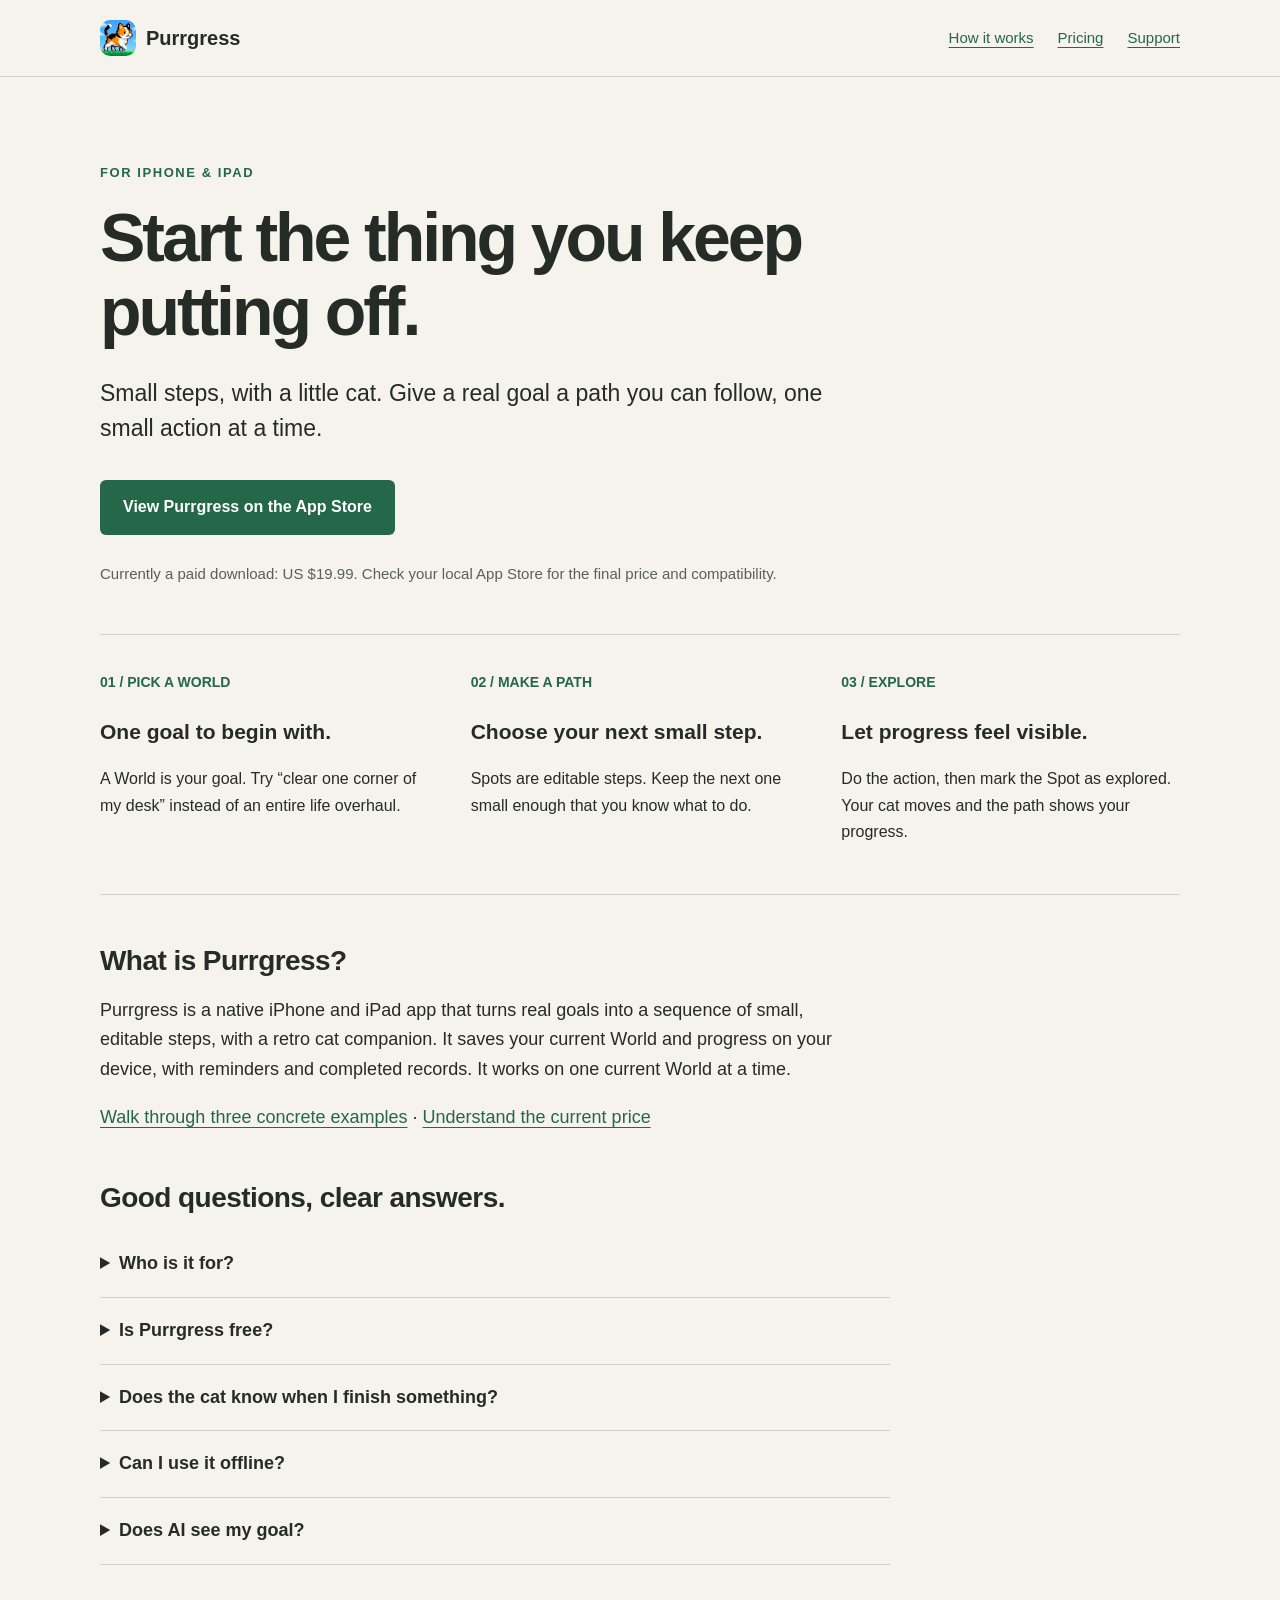
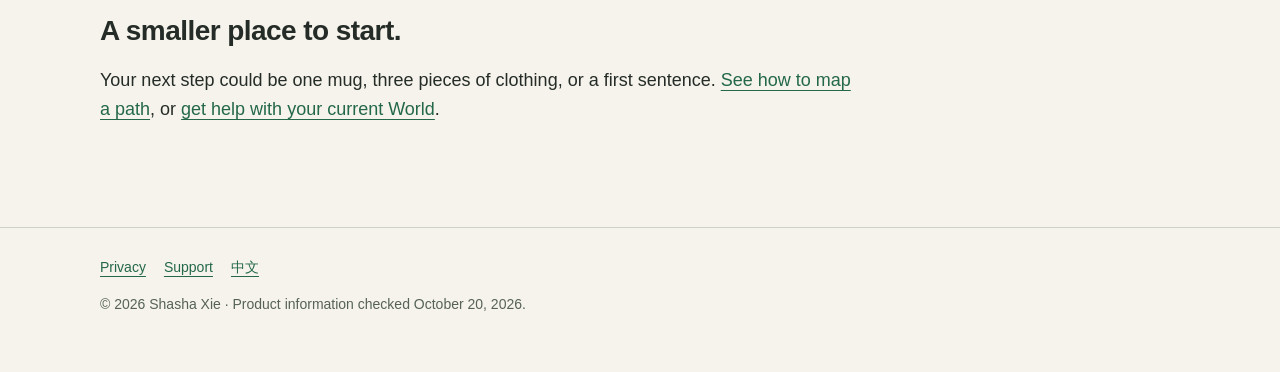
<file: docs/index.html>
<!doctype html>
<html lang="en"><head><meta charset="utf-8"><meta name="viewport" content="width=device-width,initial-scale=1">
<meta name="google-site-verification" content="v4uboo_MNjvo57v1ugsOljrhGGbNjLRlGUwMkmdbgrM">
<title>Purrgress — Small steps, with a little cat</title><meta name="description" content="An iPhone and iPad app for turning a goal into editable small steps. See how Purrgress works, current pricing, privacy and support.">
<link rel="canonical" href="https://tisshasha.github.io/purrgress_public/"><link rel="stylesheet" href="site.css"><meta name="theme-color" content="#f5f3eb">
<meta property="og:type" content="website"><meta property="og:title" content="Purrgress — Small steps, with a little cat"><meta property="og:description" content="An iPhone and iPad app for turning a goal into editable small steps. See how Purrgress works, current pricing, privacy and support."><meta property="og:url" content="https://tisshasha.github.io/purrgress_public/"><meta property="og:image" content="https://tisshasha.github.io/purrgress_public/app-icon.png">
<script type="application/ld+json">{"@context": "https://schema.org", "@type": "SoftwareApplication", "name": "Purrgress: To-Do & Habits", "url": "https://tisshasha.github.io/purrgress_public/", "downloadUrl": "https://apps.apple.com/us/app/purrgress-to-do-habits/id6757423929", "operatingSystem": "iOS, iPadOS", "applicationCategory": "ProductivityApplication", "description": "Turn a real goal into editable small steps and confirm progress with a little cat.", "offers": {"@type": "Offer", "price": "19.99", "priceCurrency": "USD", "url": "https://apps.apple.com/us/app/purrgress-to-do-habits/id6757423929"}, "author": {"@type": "Person", "name": "Shasha Xie"}}</script>
<link rel="alternate" hreflang="en" href="https://tisshasha.github.io/purrgress_public/"><link rel="alternate" hreflang="zh-CN" href="https://tisshasha.github.io/purrgress_public/index-zh.html"></head><body><header><div class="wrap"><nav aria-label="Main"><a class="brand" href="./"><img src="app-icon.png" alt="" width="36" height="36">Purrgress</a><a href="how-it-works.html">How it works</a><a href="pricing.html">Pricing</a><a href="support.html">Support</a></nav></div></header>
<main class="wrap">
<p class="eyebrow">For iPhone &amp; iPad</p><h1>Start the thing you keep putting&nbsp;off.</h1>
<p class="lead">Small steps, with a little cat. Give a real goal a path you can follow, one small action at a time.</p><a class="cta" href="https://apps.apple.com/us/app/purrgress-to-do-habits/id6757423929">View Purrgress on the App Store</a><p class="note">Currently a paid download: US $19.99. Check your local App Store for the final price and compatibility.</p>
<section class="steps" aria-label="How Purrgress works"><div><b>01 / PICK A WORLD</b><h3>One goal to begin with.</h3><p>A World is your goal. Try “clear one corner of my desk” instead of an entire life overhaul.</p></div><div><b>02 / MAKE A PATH</b><h3>Choose your next small step.</h3><p>Spots are editable steps. Keep the next one small enough that you know what to do.</p></div><div><b>03 / EXPLORE</b><h3>Let progress feel visible.</h3><p>Do the action, then mark the Spot as explored. Your cat moves and the path shows your progress.</p></div></section>
<h2>What is Purrgress?</h2><p>Purrgress is a native iPhone and iPad app that turns real goals into a sequence of small, editable steps, with a retro cat companion. It saves your current World and progress on your device, with reminders and completed records. It works on one current World at a time.</p>
<p><a href="how-it-works.html">Walk through three concrete examples</a> · <a href="pricing.html">Understand the current price</a></p>
<h2>Good questions, clear answers.</h2>
<details><summary>Who is it for?</summary><p>People who like gentle visual feedback and want help choosing a concrete first action for everyday goals. It is not a medical treatment or a promise that an action will get done.</p></details>
<details><summary>Is Purrgress free?</summary><p>The currently released app is a paid download: US $19.99. A free-first-World version with a US $29.99 one-time unlock is being prepared; it is not live yet. <a href="pricing.html">See the version-specific details.</a></p></details>
<details><summary>Does the cat know when I finish something?</summary><p>You confirm each action yourself. Purrgress does not automatically monitor your real-world activity.</p></details>
<details><summary>Can I use it offline?</summary><p>Editing your saved path and confirming progress use local data. AI suggestions require an internet connection; local editable suggestions are available when the remote service is unavailable.</p></details>
<details><summary>Does AI see my goal?</summary><p>When the current app requests AI suggestions, the entered goal is sent to DeepSeek. Progress and completed records are stored locally. <a href="privacy.html">Read the actual data flow.</a></p></details>
<h2>A smaller place to start.</h2><p>Your next step could be one mug, three pieces of clothing, or a first sentence. <a href="how-it-works.html">See how to map a path</a>, or <a href="support.html">get help with your current World</a>.</p>
</main><footer><div class="wrap"><a href="privacy.html">Privacy</a><a href="support.html">Support</a><a href="index-zh.html" lang="zh-CN">中文</a><p>© 2026 Shasha Xie · Product information checked October 20, 2026.</p></div></footer></body></html>
</file>
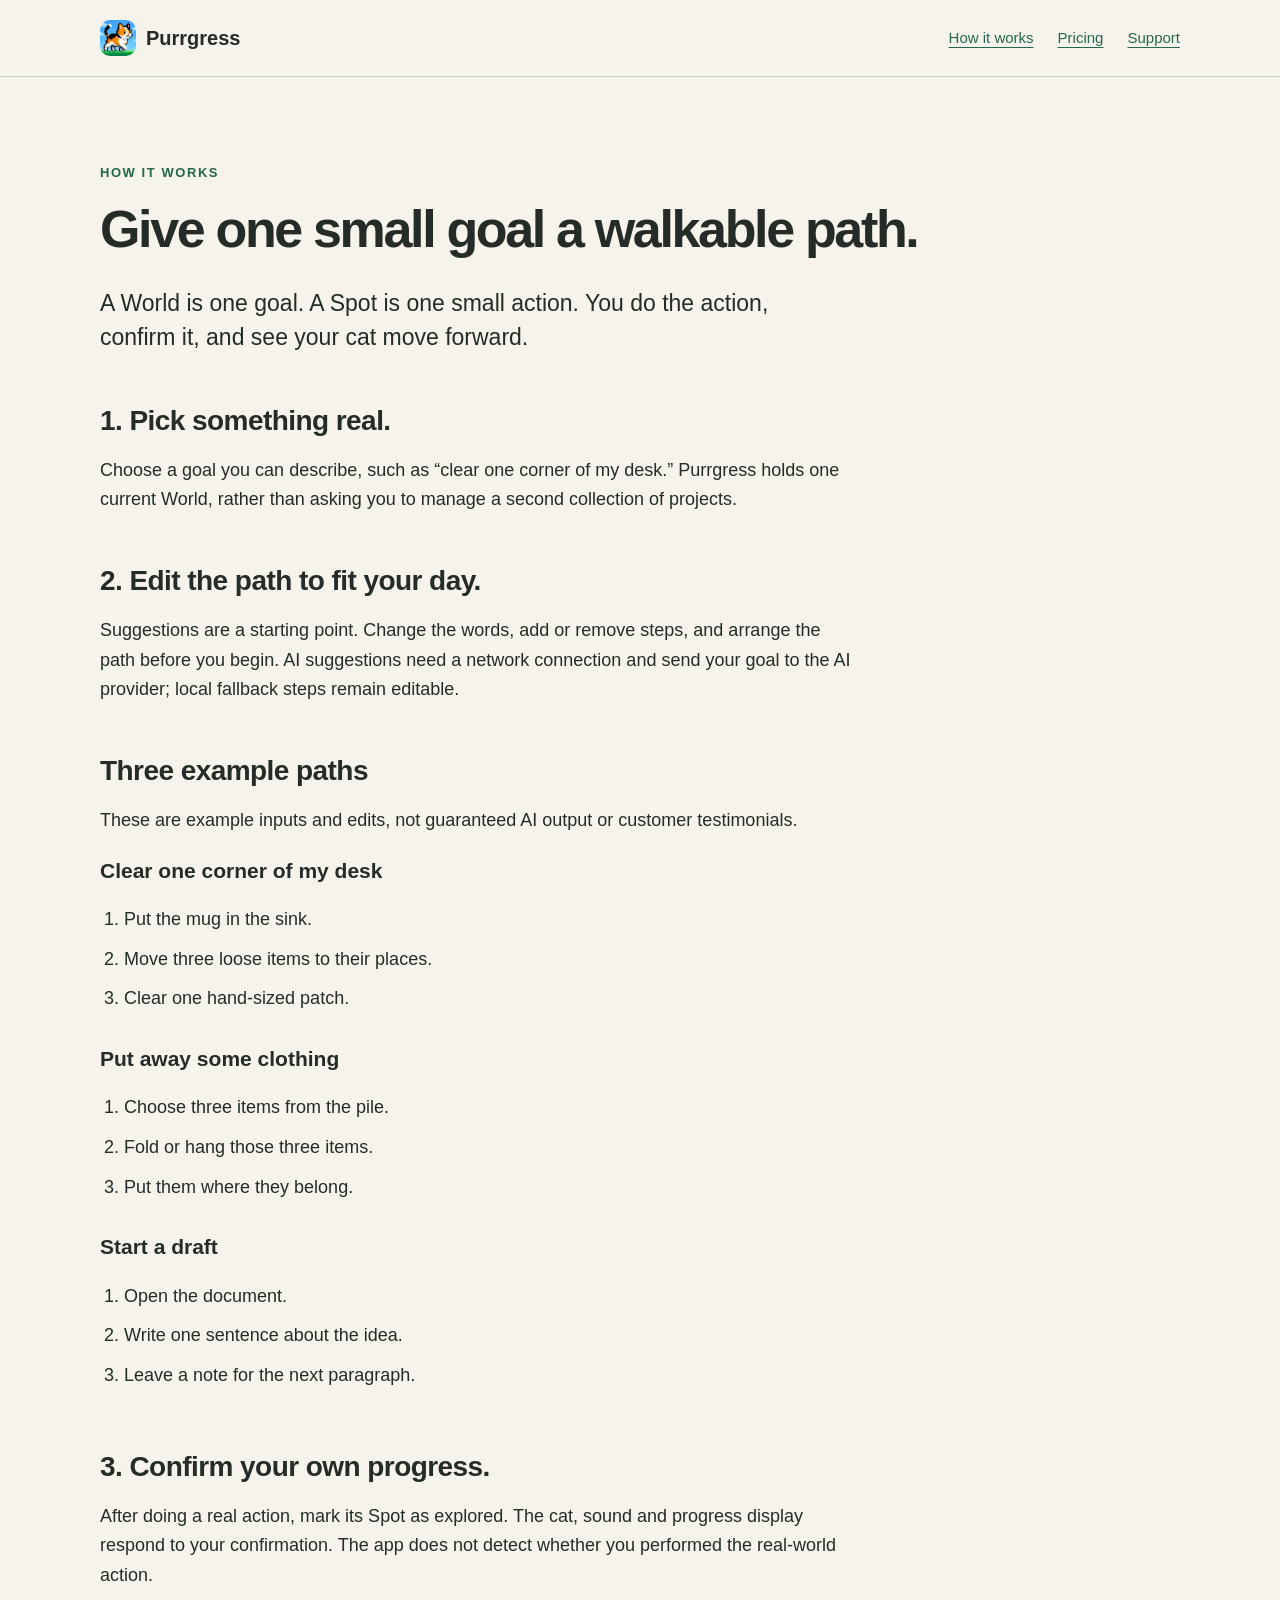
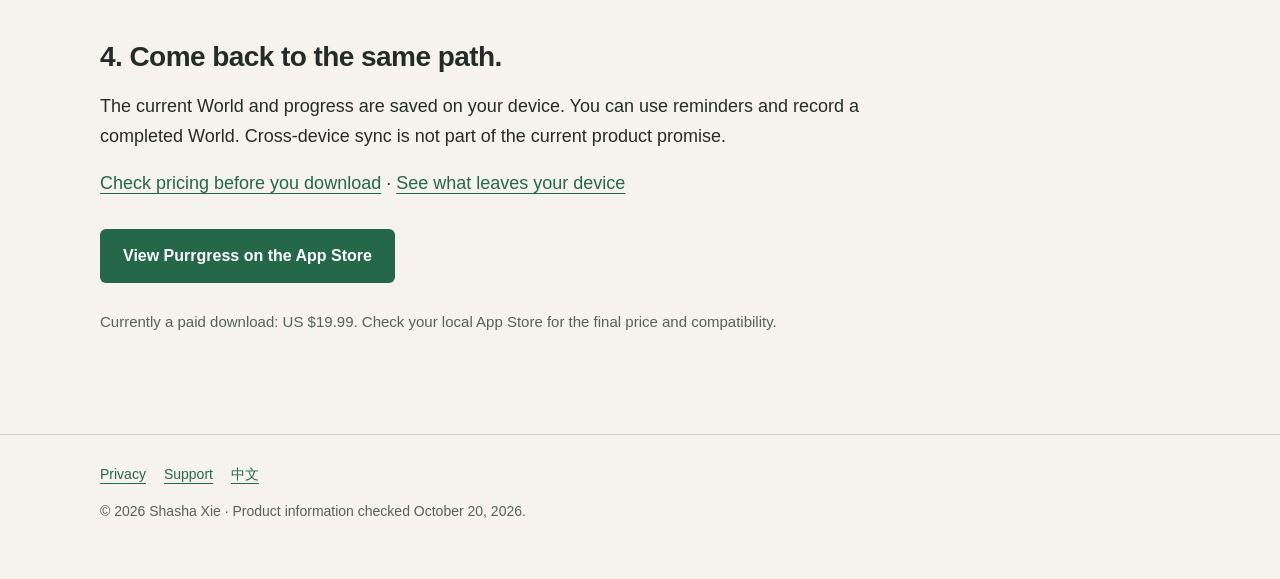
<file: docs/how-it-works.html>
<!doctype html>
<html lang="en"><head><meta charset="utf-8"><meta name="viewport" content="width=device-width,initial-scale=1">
<meta name="google-site-verification" content="v4uboo_MNjvo57v1ugsOljrhGGbNjLRlGUwMkmdbgrM">
<title>How Purrgress works — From one goal to one small step</title><meta name="description" content="Learn what Worlds and Spots mean in Purrgress, with desk, laundry and writing examples and clear offline and AI details.">
<link rel="canonical" href="https://tisshasha.github.io/purrgress_public/how-it-works.html"><link rel="stylesheet" href="site.css"><meta name="theme-color" content="#f5f3eb">
<meta property="og:type" content="website"><meta property="og:title" content="How Purrgress works — From one goal to one small step"><meta property="og:description" content="Learn what Worlds and Spots mean in Purrgress, with desk, laundry and writing examples and clear offline and AI details."><meta property="og:url" content="https://tisshasha.github.io/purrgress_public/how-it-works.html"><meta property="og:image" content="https://tisshasha.github.io/purrgress_public/app-icon.png">
</head><body><header><div class="wrap"><nav aria-label="Main"><a class="brand" href="./"><img src="app-icon.png" alt="" width="36" height="36">Purrgress</a><a href="how-it-works.html">How it works</a><a href="pricing.html">Pricing</a><a href="support.html">Support</a></nav></div></header>
<main class="wrap">
<article class="article"><p class="eyebrow">How it works</p><h1>Give one small goal a walkable path.</h1>
<p class="lead">A World is one goal. A Spot is one small action. You do the action, confirm it, and see your cat move forward.</p>
<h2>1. Pick something real.</h2><p>Choose a goal you can describe, such as “clear one corner of my desk.” Purrgress holds one current World, rather than asking you to manage a second collection of projects.</p>
<h2>2. Edit the path to fit your day.</h2><p>Suggestions are a starting point. Change the words, add or remove steps, and arrange the path before you begin. AI suggestions need a network connection and send your goal to the AI provider; local fallback steps remain editable.</p>
<h2>Three example paths</h2><p>These are example inputs and edits, not guaranteed AI output or customer testimonials.</p>
<h3>Clear one corner of my desk</h3><ol><li>Put the mug in the sink.</li><li>Move three loose items to their places.</li><li>Clear one hand-sized patch.</li></ol>
<h3>Put away some clothing</h3><ol><li>Choose three items from the pile.</li><li>Fold or hang those three items.</li><li>Put them where they belong.</li></ol>
<h3>Start a draft</h3><ol><li>Open the document.</li><li>Write one sentence about the idea.</li><li>Leave a note for the next paragraph.</li></ol>
<h2>3. Confirm your own progress.</h2><p>After doing a real action, mark its Spot as explored. The cat, sound and progress display respond to your confirmation. The app does not detect whether you performed the real-world action.</p>
<h2>4. Come back to the same path.</h2><p>The current World and progress are saved on your device. You can use reminders and record a completed World. Cross-device sync is not part of the current product promise.</p>
<p><a href="pricing.html">Check pricing before you download</a> · <a href="privacy.html">See what leaves your device</a></p><a class="cta" href="https://apps.apple.com/us/app/purrgress-to-do-habits/id6757423929">View Purrgress on the App Store</a><p class="note">Currently a paid download: US $19.99. Check your local App Store for the final price and compatibility.</p></article></main><footer><div class="wrap"><a href="privacy.html">Privacy</a><a href="support.html">Support</a><a href="index-zh.html" lang="zh-CN">中文</a><p>© 2026 Shasha Xie · Product information checked October 20, 2026.</p></div></footer></body></html>
</file>
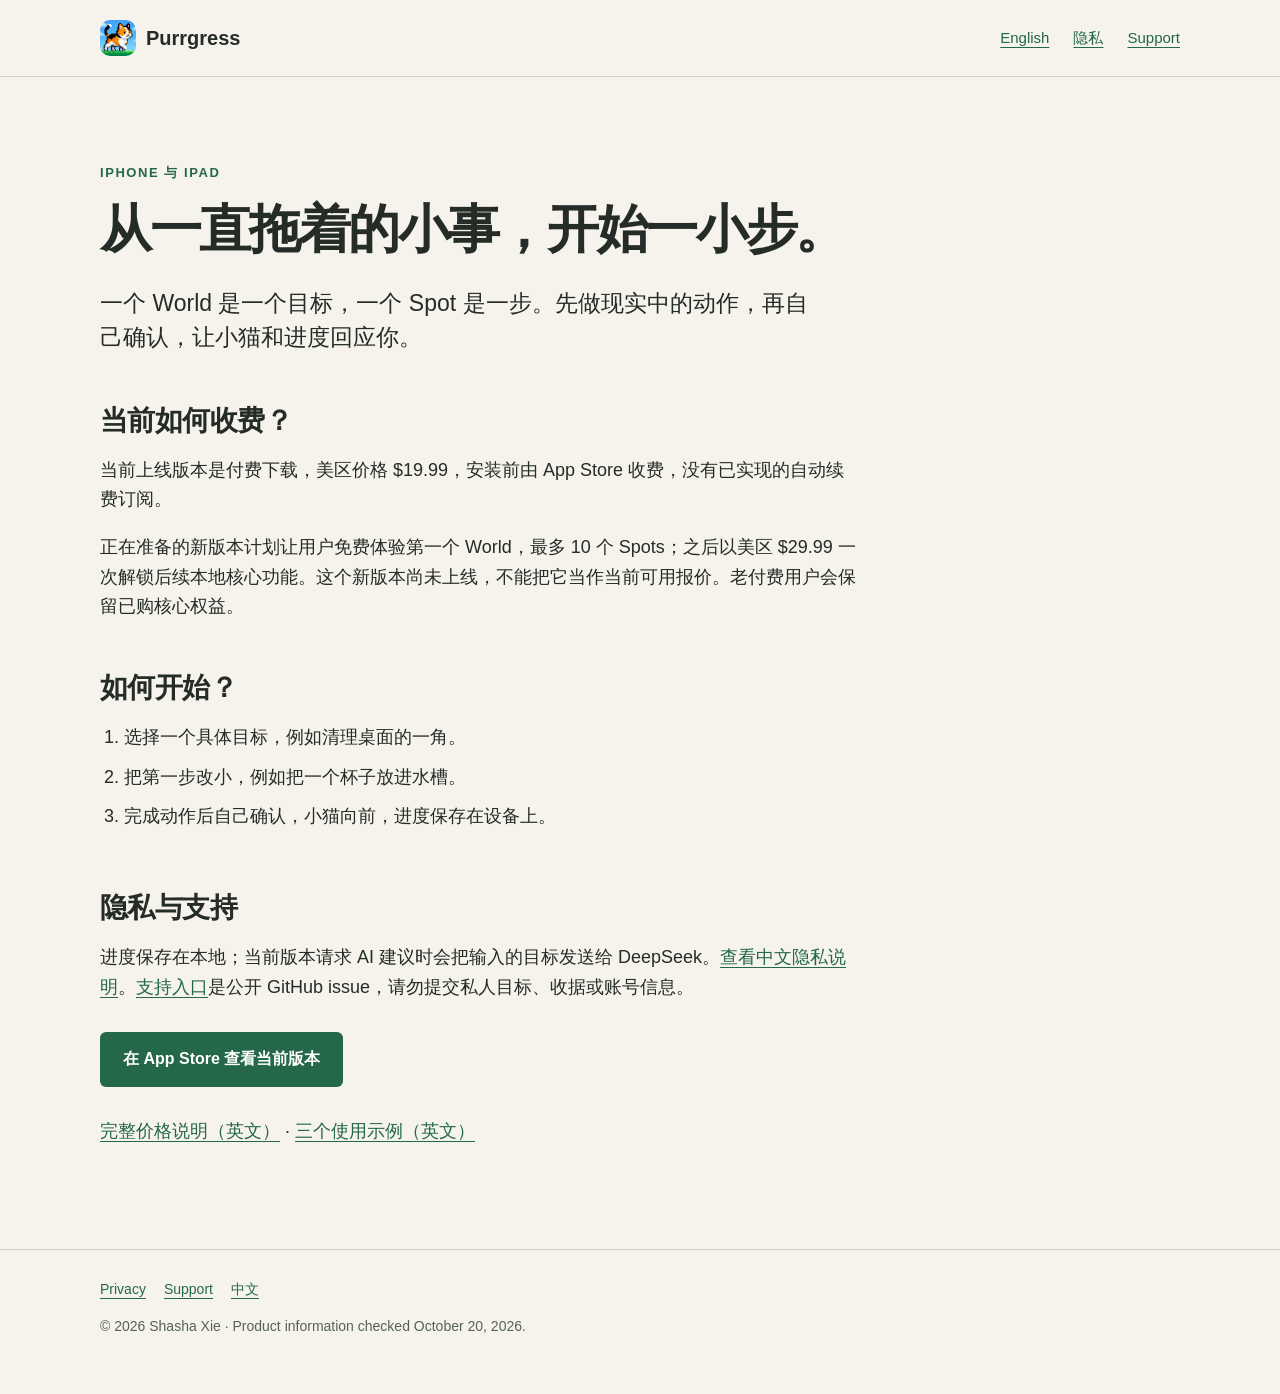
<file: docs/index-zh.html>
<!doctype html>
<html lang="zh-CN"><head><meta charset="utf-8"><meta name="viewport" content="width=device-width,initial-scale=1">
<meta name="google-site-verification" content="v4uboo_MNjvo57v1ugsOljrhGGbNjLRlGUwMkmdbgrM">
<title>Purrgress — 和小猫一起，从一小步开始</title><meta name="description" content="Purrgress 是 iPhone 和 iPad 上的小步骤进度 App。了解当前价格、使用方式、支持和隐私。">
<link rel="canonical" href="https://tisshasha.github.io/purrgress_public/index-zh.html"><link rel="stylesheet" href="site.css"><meta name="theme-color" content="#f5f3eb">
<meta property="og:type" content="website"><meta property="og:title" content="Purrgress — 和小猫一起，从一小步开始"><meta property="og:description" content="Purrgress 是 iPhone 和 iPad 上的小步骤进度 App。了解当前价格、使用方式、支持和隐私。"><meta property="og:url" content="https://tisshasha.github.io/purrgress_public/index-zh.html"><meta property="og:image" content="https://tisshasha.github.io/purrgress_public/app-icon.png">
<link rel="alternate" hreflang="en" href="https://tisshasha.github.io/purrgress_public/"><link rel="alternate" hreflang="zh-CN" href="https://tisshasha.github.io/purrgress_public/index-zh.html"></head><body><header><div class="wrap"><nav aria-label="Main"><a class="brand" href="./"><img src="app-icon.png" alt="" width="36" height="36">Purrgress</a><a href="index.html">English</a><a href="privacy-zh.html">隐私</a><a href="support.html">Support</a></nav></div></header>
<main class="wrap">
<article class="article"><p class="eyebrow">iPhone 与 iPad</p><h1>从一直拖着的小事，开始一小步。</h1><p class="lead">一个 World 是一个目标，一个 Spot 是一步。先做现实中的动作，再自己确认，让小猫和进度回应你。</p>
<h2>当前如何收费？</h2><p>当前上线版本是付费下载，美区价格 $19.99，安装前由 App Store 收费，没有已实现的自动续费订阅。</p><p>正在准备的新版本计划让用户免费体验第一个 World，最多 10 个 Spots；之后以美区 $29.99 一次解锁后续本地核心功能。这个新版本尚未上线，不能把它当作当前可用报价。老付费用户会保留已购核心权益。</p>
<h2>如何开始？</h2><ol><li>选择一个具体目标，例如清理桌面的一角。</li><li>把第一步改小，例如把一个杯子放进水槽。</li><li>完成动作后自己确认，小猫向前，进度保存在设备上。</li></ol>
<h2>隐私与支持</h2><p>进度保存在本地；当前版本请求 AI 建议时会把输入的目标发送给 DeepSeek。<a href="privacy-zh.html">查看中文隐私说明</a>。<a href="https://github.com/tisshasha/purrgress_public/issues">支持入口</a>是公开 GitHub issue，请勿提交私人目标、收据或账号信息。</p>
<a class="cta" href="https://apps.apple.com/us/app/purrgress-to-do-habits/id6757423929">在 App Store 查看当前版本</a><p><a href="pricing.html">完整价格说明（英文）</a> · <a href="how-it-works.html">三个使用示例（英文）</a></p></article></main><footer><div class="wrap"><a href="privacy.html">Privacy</a><a href="support.html">Support</a><a href="index-zh.html" lang="zh-CN">中文</a><p>© 2026 Shasha Xie · Product information checked October 20, 2026.</p></div></footer></body></html>
</file>
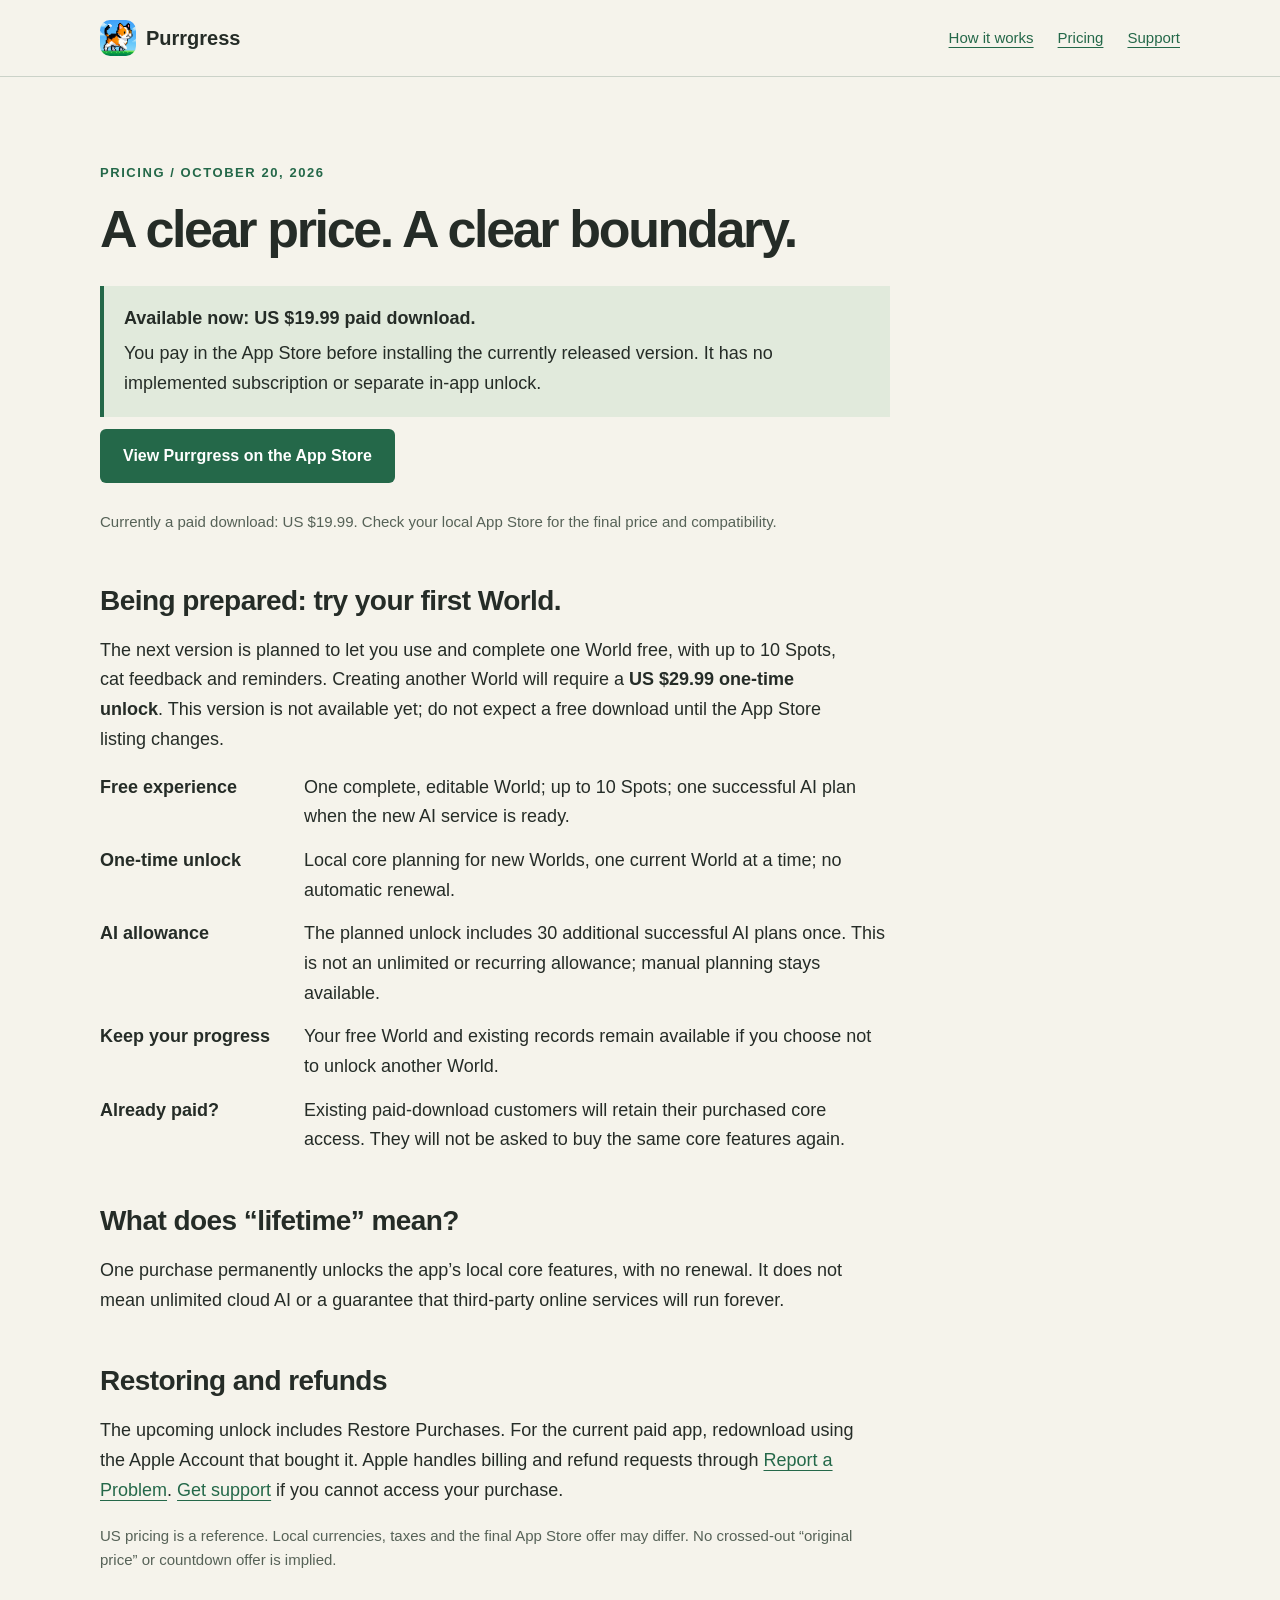
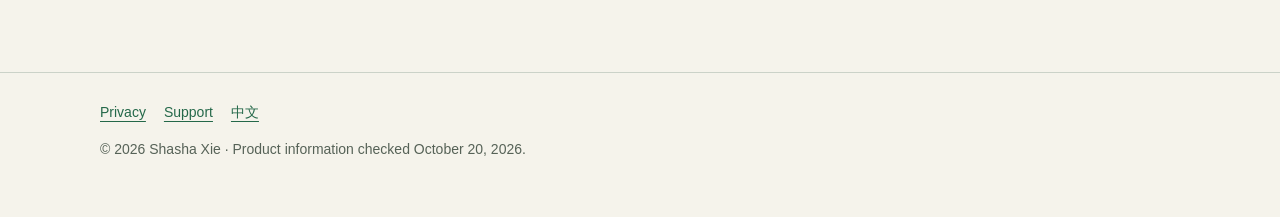
<file: docs/pricing.html>
<!doctype html>
<html lang="en"><head><meta charset="utf-8"><meta name="viewport" content="width=device-width,initial-scale=1">
<meta name="google-site-verification" content="v4uboo_MNjvo57v1ugsOljrhGGbNjLRlGUwMkmdbgrM">
<title>Purrgress pricing — Current price and upcoming one-time unlock</title><meta name="description" content="Current Purrgress pricing: US $19.99 paid download. A free first World and $29.99 one-time core unlock are planned, not released.">
<link rel="canonical" href="https://tisshasha.github.io/purrgress_public/pricing.html"><link rel="stylesheet" href="site.css"><meta name="theme-color" content="#f5f3eb">
<meta property="og:type" content="website"><meta property="og:title" content="Purrgress pricing — Current price and upcoming one-time unlock"><meta property="og:description" content="Current Purrgress pricing: US $19.99 paid download. A free first World and $29.99 one-time core unlock are planned, not released."><meta property="og:url" content="https://tisshasha.github.io/purrgress_public/pricing.html"><meta property="og:image" content="https://tisshasha.github.io/purrgress_public/app-icon.png">
</head><body><header><div class="wrap"><nav aria-label="Main"><a class="brand" href="./"><img src="app-icon.png" alt="" width="36" height="36">Purrgress</a><a href="how-it-works.html">How it works</a><a href="pricing.html">Pricing</a><a href="support.html">Support</a></nav></div></header>
<main class="wrap">
<article class="article"><p class="eyebrow">Pricing / October 20, 2026</p><h1>A clear price. A clear boundary.</h1>
<div class="notice"><p><strong>Available now: US $19.99 paid download.</strong></p><p>You pay in the App Store before installing the currently released version. It has no implemented subscription or separate in-app unlock.</p></div><a class="cta" href="https://apps.apple.com/us/app/purrgress-to-do-habits/id6757423929">View Purrgress on the App Store</a><p class="note">Currently a paid download: US $19.99. Check your local App Store for the final price and compatibility.</p>
<h2>Being prepared: try your first World.</h2><p>The next version is planned to let you use and complete one World free, with up to 10 Spots, cat feedback and reminders. Creating another World will require a <strong>US $29.99 one-time unlock</strong>. This version is not available yet; do not expect a free download until the App Store listing changes.</p>
<dl class="facts"><dt>Free experience</dt><dd>One complete, editable World; up to 10 Spots; one successful AI plan when the new AI service is ready.</dd><dt>One-time unlock</dt><dd>Local core planning for new Worlds, one current World at a time; no automatic renewal.</dd><dt>AI allowance</dt><dd>The planned unlock includes 30 additional successful AI plans once. This is not an unlimited or recurring allowance; manual planning stays available.</dd><dt>Keep your progress</dt><dd>Your free World and existing records remain available if you choose not to unlock another World.</dd><dt>Already paid?</dt><dd>Existing paid-download customers will retain their purchased core access. They will not be asked to buy the same core features again.</dd></dl>
<h2>What does “lifetime” mean?</h2><p>One purchase permanently unlocks the app’s local core features, with no renewal. It does not mean unlimited cloud AI or a guarantee that third-party online services will run forever.</p>
<h2>Restoring and refunds</h2><p>The upcoming unlock includes Restore Purchases. For the current paid app, redownload using the Apple Account that bought it. Apple handles billing and refund requests through <a href="https://reportaproblem.apple.com/">Report a Problem</a>. <a href="support.html">Get support</a> if you cannot access your purchase.</p>
<p class="note">US pricing is a reference. Local currencies, taxes and the final App Store offer may differ. No crossed-out “original price” or countdown offer is implied.</p></article></main><footer><div class="wrap"><a href="privacy.html">Privacy</a><a href="support.html">Support</a><a href="index-zh.html" lang="zh-CN">中文</a><p>© 2026 Shasha Xie · Product information checked October 20, 2026.</p></div></footer></body></html>
</file>
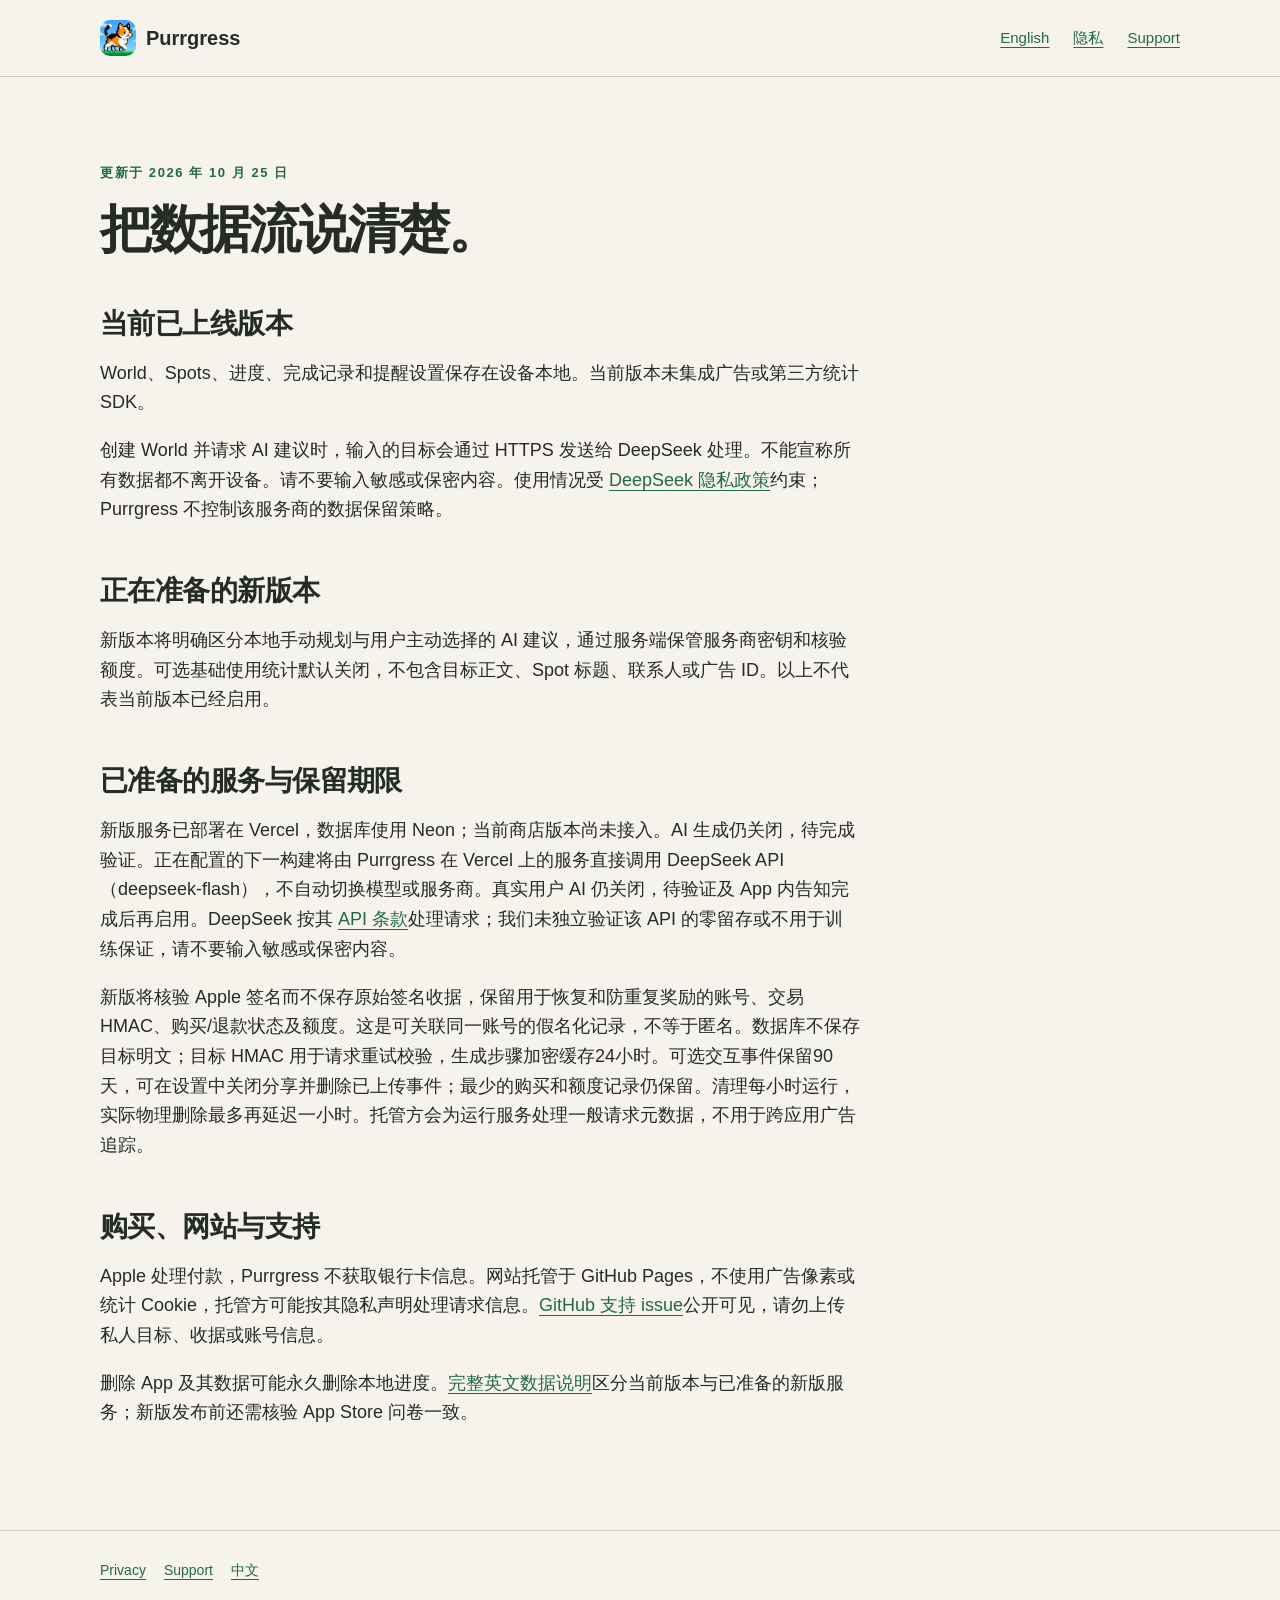
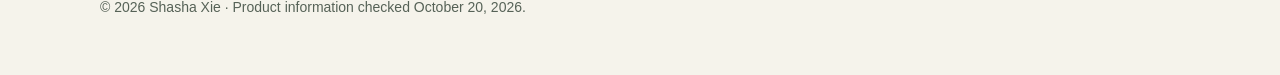
<file: docs/privacy-zh.html>
<!doctype html>
<html lang="zh-CN"><head><meta charset="utf-8"><meta name="viewport" content="width=device-width,initial-scale=1">
<meta name="google-site-verification" content="v4uboo_MNjvo57v1ugsOljrhGGbNjLRlGUwMkmdbgrM">
<title>Purrgress 隐私说明 — 本地进度与 AI 数据流</title><meta name="description" content="了解 Purrgress 当前版本的本地保存、发送给 DeepSeek 的目标，以及正在准备的可选使用数据分享。">
<link rel="canonical" href="https://tisshasha.github.io/purrgress_public/privacy-zh.html"><link rel="stylesheet" href="site.css"><meta name="theme-color" content="#f5f3eb">
<meta property="og:type" content="website"><meta property="og:title" content="Purrgress 隐私说明 — 本地进度与 AI 数据流"><meta property="og:description" content="了解 Purrgress 当前版本的本地保存、发送给 DeepSeek 的目标，以及正在准备的可选使用数据分享。"><meta property="og:url" content="https://tisshasha.github.io/purrgress_public/privacy-zh.html"><meta property="og:image" content="https://tisshasha.github.io/purrgress_public/app-icon.png">
</head><body><header><div class="wrap"><nav aria-label="Main"><a class="brand" href="./"><img src="app-icon.png" alt="" width="36" height="36">Purrgress</a><a href="index.html">English</a><a href="privacy-zh.html">隐私</a><a href="support.html">Support</a></nav></div></header>
<main class="wrap">
<article class="article"><p class="eyebrow">更新于 2026 年 10 月 25 日</p><h1>把数据流说清楚。</h1><h2>当前已上线版本</h2><p>World、Spots、进度、完成记录和提醒设置保存在设备本地。当前版本未集成广告或第三方统计 SDK。</p><p>创建 World 并请求 AI 建议时，输入的目标会通过 HTTPS 发送给 DeepSeek 处理。不能宣称所有数据都不离开设备。请不要输入敏感或保密内容。使用情况受 <a href="https://cdn.deepseek.com/policies/en-US/deepseek-privacy-policy.html">DeepSeek 隐私政策</a>约束；Purrgress 不控制该服务商的数据保留策略。</p>
<h2>正在准备的新版本</h2><p>新版本将明确区分本地手动规划与用户主动选择的 AI 建议，通过服务端保管服务商密钥和核验额度。可选基础使用统计默认关闭，不包含目标正文、Spot 标题、联系人或广告 ID。以上不代表当前版本已经启用。</p>
<h2>已准备的服务与保留期限</h2><p>新版服务已部署在 Vercel，数据库使用 Neon；当前商店版本尚未接入。AI 生成仍关闭，待完成验证。正在配置的下一构建将由 Purrgress 在 Vercel 上的服务直接调用 DeepSeek API（deepseek-flash），不自动切换模型或服务商。真实用户 AI 仍关闭，待验证及 App 内告知完成后再启用。DeepSeek 按其 <a href="https://cdn.deepseek.com/policies/en-US/deepseek-open-platform-terms-of-service.html">API 条款</a>处理请求；我们未独立验证该 API 的零留存或不用于训练保证，请不要输入敏感或保密内容。</p><p>新版将核验 Apple 签名而不保存原始签名收据，保留用于恢复和防重复奖励的账号、交易 HMAC、购买/退款状态及额度。这是可关联同一账号的假名化记录，不等于匿名。数据库不保存目标明文；目标 HMAC 用于请求重试校验，生成步骤加密缓存24小时。可选交互事件保留90天，可在设置中关闭分享并删除已上传事件；最少的购买和额度记录仍保留。清理每小时运行，实际物理删除最多再延迟一小时。托管方会为运行服务处理一般请求元数据，不用于跨应用广告追踪。</p>
<h2>购买、网站与支持</h2><p>Apple 处理付款，Purrgress 不获取银行卡信息。网站托管于 GitHub Pages，不使用广告像素或统计 Cookie，托管方可能按其隐私声明处理请求信息。<a href="https://github.com/tisshasha/purrgress_public/issues">GitHub 支持 issue</a>公开可见，请勿上传私人目标、收据或账号信息。</p><p>删除 App 及其数据可能永久删除本地进度。<a href="privacy.html">完整英文数据说明</a>区分当前版本与已准备的新版服务；新版发布前还需核验 App Store 问卷一致。</p></article></main><footer><div class="wrap"><a href="privacy.html">Privacy</a><a href="support.html">Support</a><a href="index-zh.html" lang="zh-CN">中文</a><p>© 2026 Shasha Xie · Product information checked October 20, 2026.</p></div></footer></body></html>
</file>
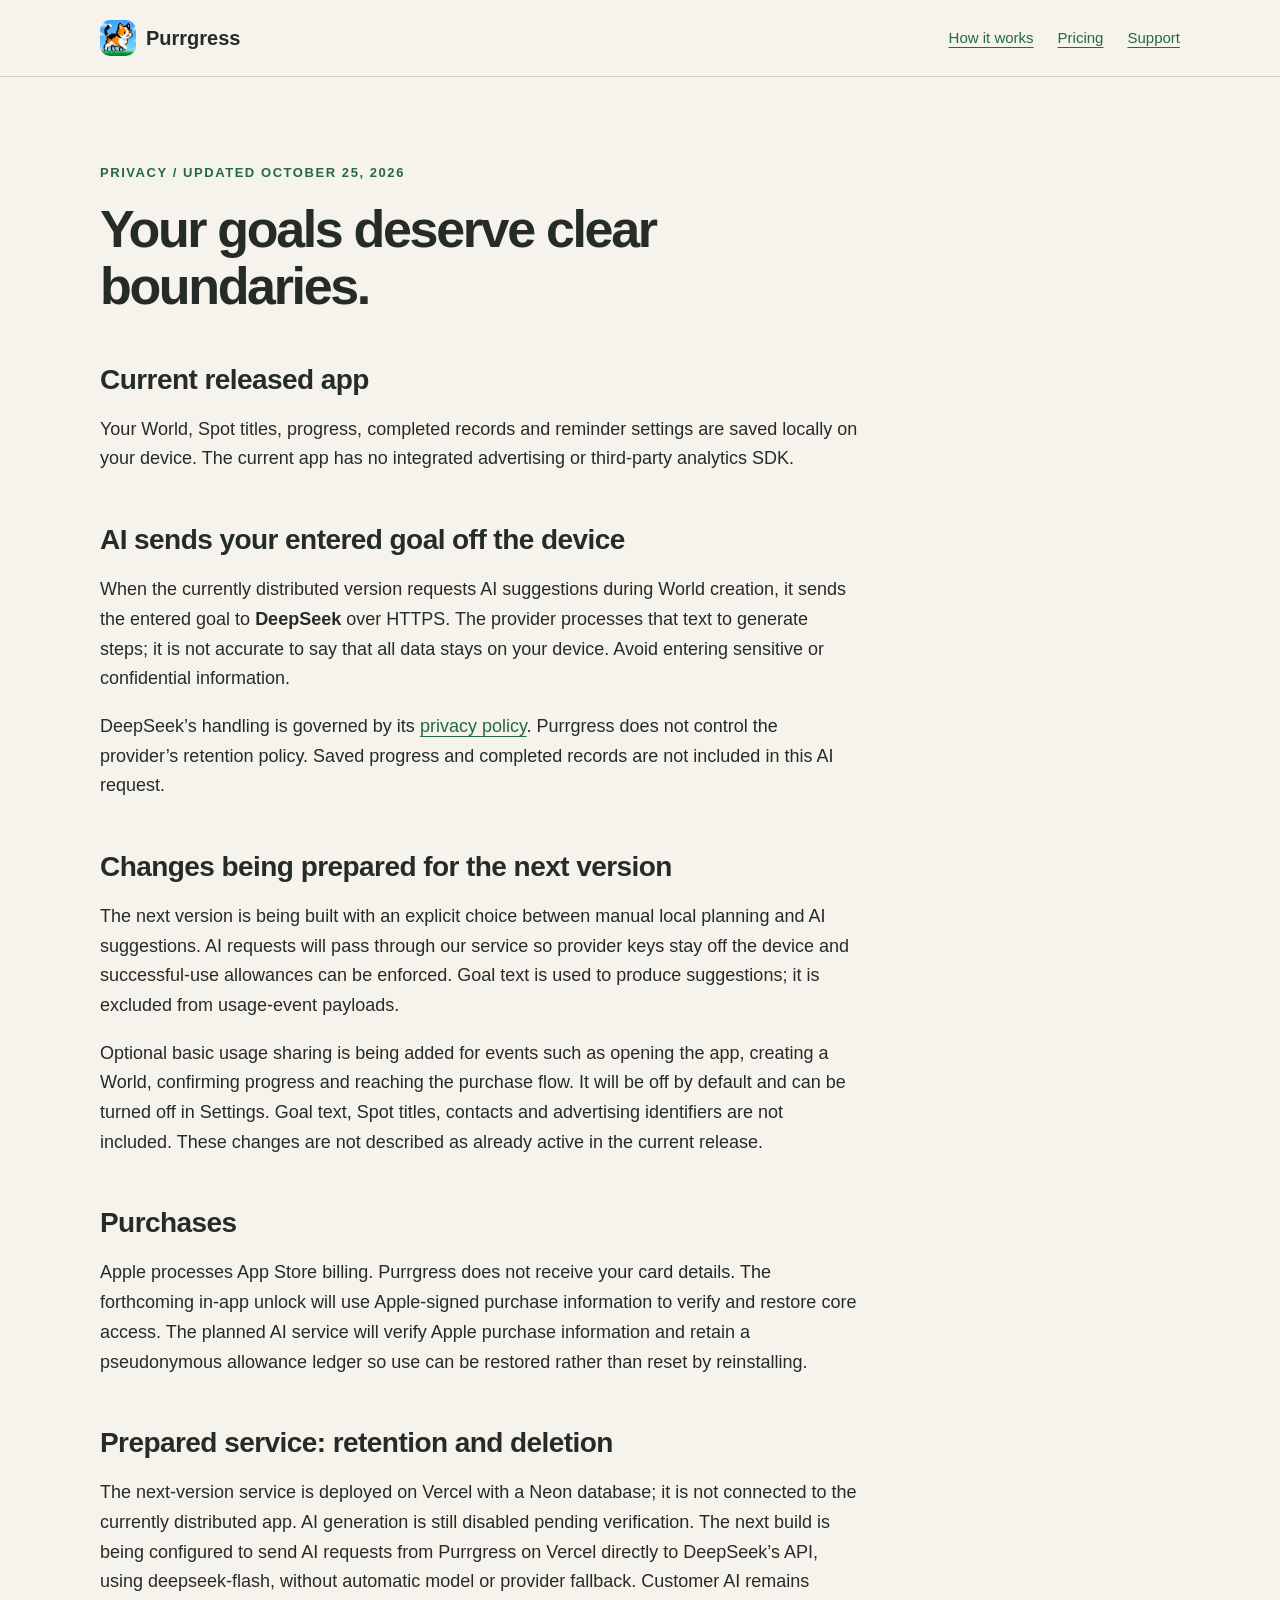
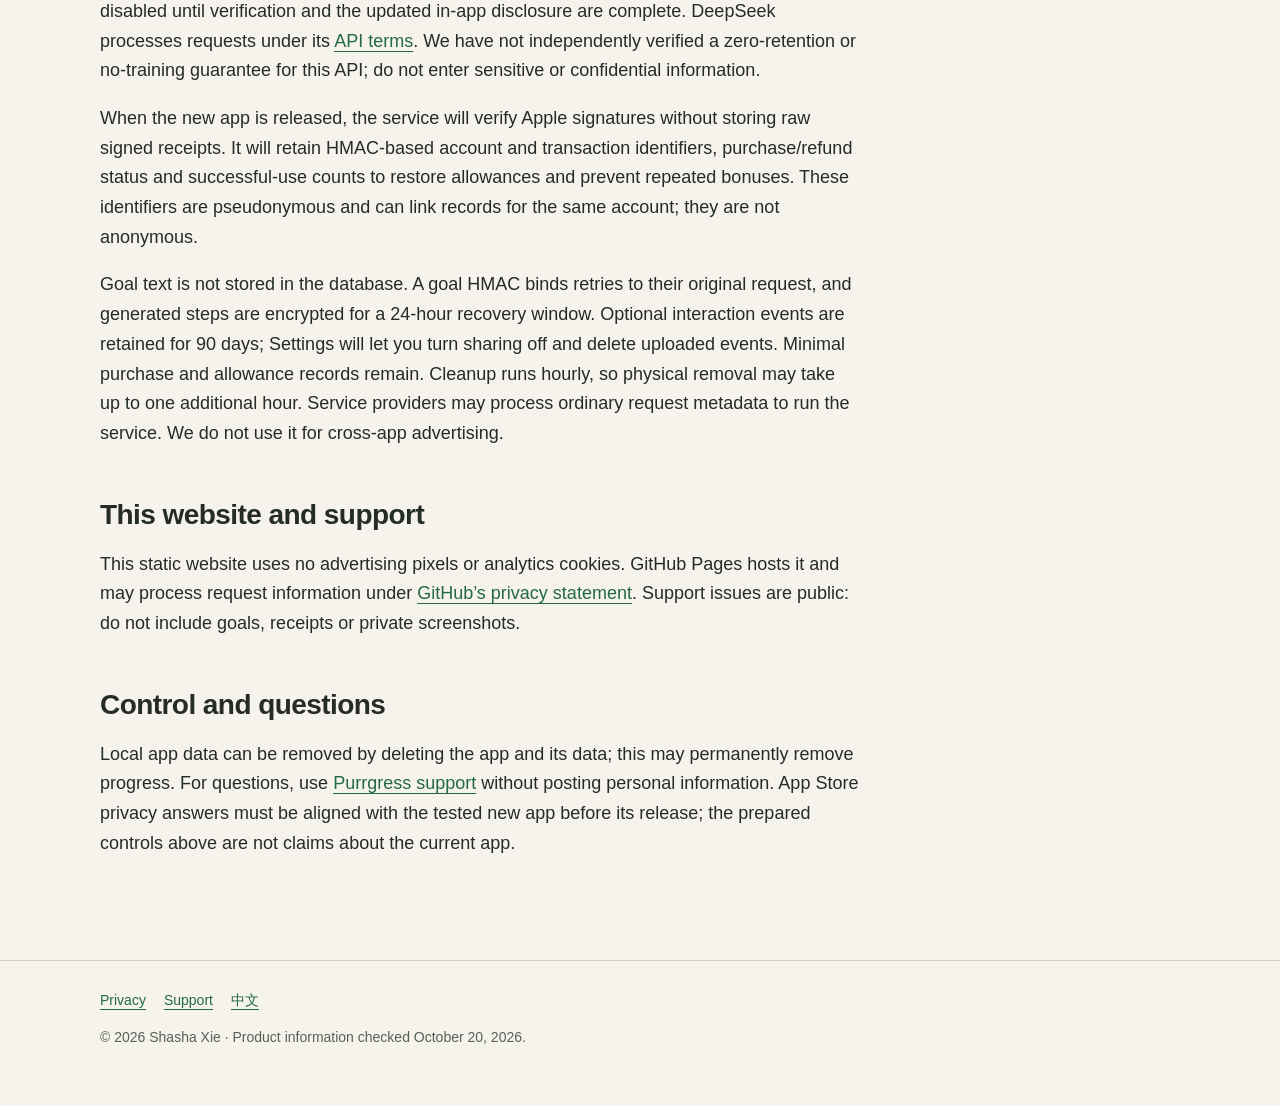
<file: docs/privacy.html>
<!doctype html>
<html lang="en"><head><meta charset="utf-8"><meta name="viewport" content="width=device-width,initial-scale=1">
<meta name="google-site-verification" content="v4uboo_MNjvo57v1ugsOljrhGGbNjLRlGUwMkmdbgrM">
<title>Purrgress privacy — Local progress and AI data flow</title><meta name="description" content="Purrgress stores progress locally. Current AI suggestions send the entered goal to DeepSeek. Read the current data flow and upcoming optional measurement changes.">
<link rel="canonical" href="https://tisshasha.github.io/purrgress_public/privacy.html"><link rel="stylesheet" href="site.css"><meta name="theme-color" content="#f5f3eb">
<meta property="og:type" content="website"><meta property="og:title" content="Purrgress privacy — Local progress and AI data flow"><meta property="og:description" content="Purrgress stores progress locally. Current AI suggestions send the entered goal to DeepSeek. Read the current data flow and upcoming optional measurement changes."><meta property="og:url" content="https://tisshasha.github.io/purrgress_public/privacy.html"><meta property="og:image" content="https://tisshasha.github.io/purrgress_public/app-icon.png">
</head><body><header><div class="wrap"><nav aria-label="Main"><a class="brand" href="./"><img src="app-icon.png" alt="" width="36" height="36">Purrgress</a><a href="how-it-works.html">How it works</a><a href="pricing.html">Pricing</a><a href="support.html">Support</a></nav></div></header>
<main class="wrap">
<article class="article"><p class="eyebrow">Privacy / Updated October 25, 2026</p><h1>Your goals deserve clear boundaries.</h1>
<h2>Current released app</h2><p>Your World, Spot titles, progress, completed records and reminder settings are saved locally on your device. The current app has no integrated advertising or third-party analytics SDK.</p>
<h2>AI sends your entered goal off the device</h2><p>When the currently distributed version requests AI suggestions during World creation, it sends the entered goal to <strong>DeepSeek</strong> over HTTPS. The provider processes that text to generate steps; it is not accurate to say that all data stays on your device. Avoid entering sensitive or confidential information.</p><p>DeepSeek’s handling is governed by its <a href="https://cdn.deepseek.com/policies/en-US/deepseek-privacy-policy.html">privacy policy</a>. Purrgress does not control the provider’s retention policy. Saved progress and completed records are not included in this AI request.</p>
<h2>Changes being prepared for the next version</h2><p>The next version is being built with an explicit choice between manual local planning and AI suggestions. AI requests will pass through our service so provider keys stay off the device and successful-use allowances can be enforced. Goal text is used to produce suggestions; it is excluded from usage-event payloads.</p><p>Optional basic usage sharing is being added for events such as opening the app, creating a World, confirming progress and reaching the purchase flow. It will be off by default and can be turned off in Settings. Goal text, Spot titles, contacts and advertising identifiers are not included. These changes are not described as already active in the current release.</p>
<h2>Purchases</h2><p>Apple processes App Store billing. Purrgress does not receive your card details. The forthcoming in-app unlock will use Apple-signed purchase information to verify and restore core access. The planned AI service will verify Apple purchase information and retain a pseudonymous allowance ledger so use can be restored rather than reset by reinstalling.</p>
<h2>Prepared service: retention and deletion</h2><p>The next-version service is deployed on Vercel with a Neon database; it is not connected to the currently distributed app. AI generation is still disabled pending verification. The next build is being configured to send AI requests from Purrgress on Vercel directly to DeepSeek’s API, using deepseek-flash, without automatic model or provider fallback. Customer AI remains disabled until verification and the updated in-app disclosure are complete. DeepSeek processes requests under its <a href="https://cdn.deepseek.com/policies/en-US/deepseek-open-platform-terms-of-service.html">API terms</a>. We have not independently verified a zero-retention or no-training guarantee for this API; do not enter sensitive or confidential information.</p><p>When the new app is released, the service will verify Apple signatures without storing raw signed receipts. It will retain HMAC-based account and transaction identifiers, purchase/refund status and successful-use counts to restore allowances and prevent repeated bonuses. These identifiers are pseudonymous and can link records for the same account; they are not anonymous.</p><p>Goal text is not stored in the database. A goal HMAC binds retries to their original request, and generated steps are encrypted for a 24-hour recovery window. Optional interaction events are retained for 90 days; Settings will let you turn sharing off and delete uploaded events. Minimal purchase and allowance records remain. Cleanup runs hourly, so physical removal may take up to one additional hour. Service providers may process ordinary request metadata to run the service. We do not use it for cross-app advertising.</p>
<h2>This website and support</h2><p>This static website uses no advertising pixels or analytics cookies. GitHub Pages hosts it and may process request information under <a href="https://docs.github.com/en/site-policy/privacy-policies/github-general-privacy-statement">GitHub’s privacy statement</a>. Support issues are public: do not include goals, receipts or private screenshots.</p>
<h2>Control and questions</h2><p>Local app data can be removed by deleting the app and its data; this may permanently remove progress. For questions, use <a href="https://github.com/tisshasha/purrgress_public/issues">Purrgress support</a> without posting personal information. App Store privacy answers must be aligned with the tested new app before its release; the prepared controls above are not claims about the current app.</p></article></main><footer><div class="wrap"><a href="privacy.html">Privacy</a><a href="support.html">Support</a><a href="index-zh.html" lang="zh-CN">中文</a><p>© 2026 Shasha Xie · Product information checked October 20, 2026.</p></div></footer></body></html>
</file>
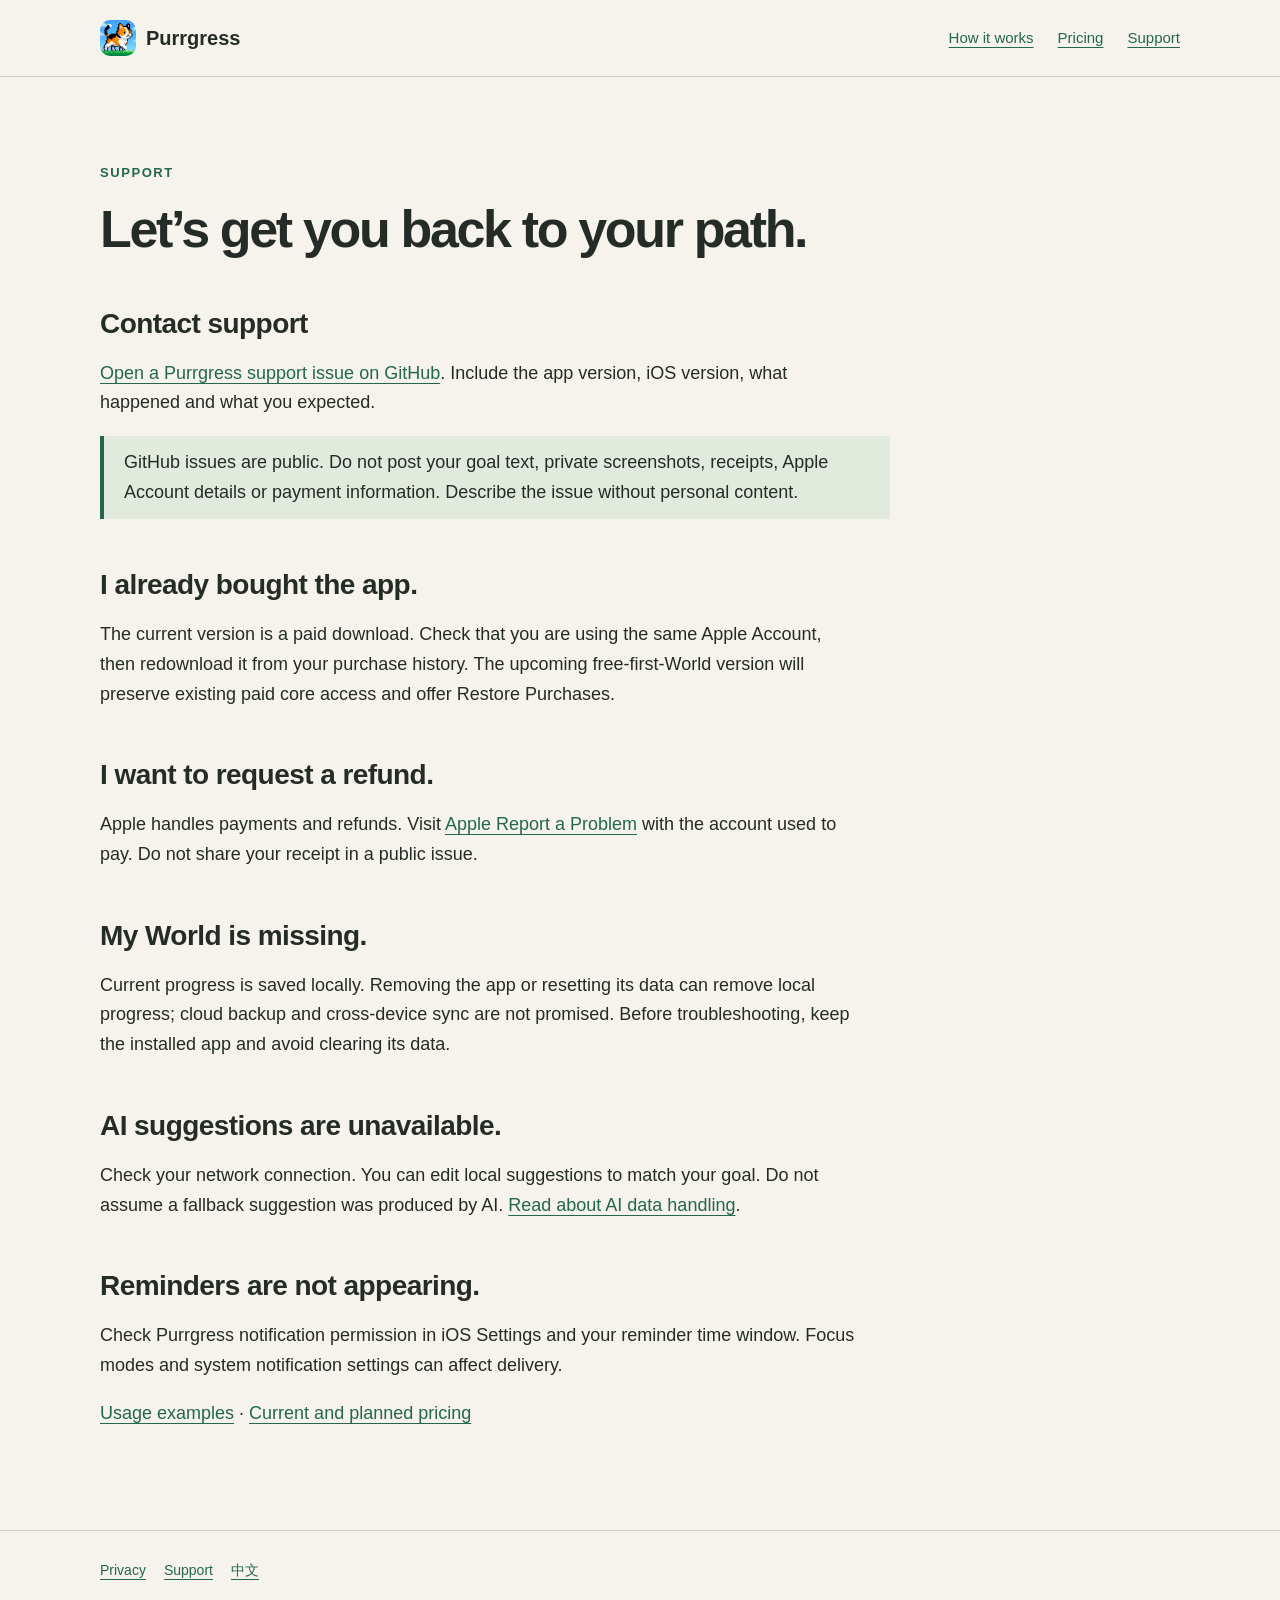
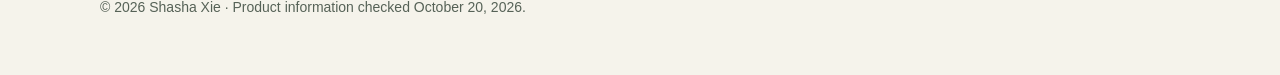
<file: docs/support.html>
<!doctype html>
<html lang="en"><head><meta charset="utf-8"><meta name="viewport" content="width=device-width,initial-scale=1">
<meta name="google-site-verification" content="v4uboo_MNjvo57v1ugsOljrhGGbNjLRlGUwMkmdbgrM">
<title>Purrgress support — Purchases, saved Worlds and AI help</title><meta name="description" content="Get help with Purrgress purchases, saved progress, reminders and AI suggestions. Apple billing and safe support links.">
<link rel="canonical" href="https://tisshasha.github.io/purrgress_public/support.html"><link rel="stylesheet" href="site.css"><meta name="theme-color" content="#f5f3eb">
<meta property="og:type" content="website"><meta property="og:title" content="Purrgress support — Purchases, saved Worlds and AI help"><meta property="og:description" content="Get help with Purrgress purchases, saved progress, reminders and AI suggestions. Apple billing and safe support links."><meta property="og:url" content="https://tisshasha.github.io/purrgress_public/support.html"><meta property="og:image" content="https://tisshasha.github.io/purrgress_public/app-icon.png">
</head><body><header><div class="wrap"><nav aria-label="Main"><a class="brand" href="./"><img src="app-icon.png" alt="" width="36" height="36">Purrgress</a><a href="how-it-works.html">How it works</a><a href="pricing.html">Pricing</a><a href="support.html">Support</a></nav></div></header>
<main class="wrap">
<article class="article"><p class="eyebrow">Support</p><h1>Let’s get you back to your path.</h1>
<h2>Contact support</h2><p><a href="https://github.com/tisshasha/purrgress_public/issues">Open a Purrgress support issue on GitHub</a>. Include the app version, iOS version, what happened and what you expected.</p><p class="notice">GitHub issues are public. Do not post your goal text, private screenshots, receipts, Apple Account details or payment information. Describe the issue without personal content.</p>
<h2>I already bought the app.</h2><p>The current version is a paid download. Check that you are using the same Apple Account, then redownload it from your purchase history. The upcoming free-first-World version will preserve existing paid core access and offer Restore Purchases.</p>
<h2>I want to request a refund.</h2><p>Apple handles payments and refunds. Visit <a href="https://reportaproblem.apple.com/">Apple Report a Problem</a> with the account used to pay. Do not share your receipt in a public issue.</p>
<h2>My World is missing.</h2><p>Current progress is saved locally. Removing the app or resetting its data can remove local progress; cloud backup and cross-device sync are not promised. Before troubleshooting, keep the installed app and avoid clearing its data.</p>
<h2>AI suggestions are unavailable.</h2><p>Check your network connection. You can edit local suggestions to match your goal. Do not assume a fallback suggestion was produced by AI. <a href="privacy.html">Read about AI data handling</a>.</p>
<h2>Reminders are not appearing.</h2><p>Check Purrgress notification permission in iOS Settings and your reminder time window. Focus modes and system notification settings can affect delivery.</p>
<p><a href="how-it-works.html">Usage examples</a> · <a href="pricing.html">Current and planned pricing</a></p></article></main><footer><div class="wrap"><a href="privacy.html">Privacy</a><a href="support.html">Support</a><a href="index-zh.html" lang="zh-CN">中文</a><p>© 2026 Shasha Xie · Product information checked October 20, 2026.</p></div></footer></body></html>
</file>
<file: docs/site.css>
:root{color-scheme:light;--paper:#f5f3eb;--ink:#252c27;--muted:#566257;--green:#246849;--line:#cbd2c8;--pale:#e1eadc}
*{box-sizing:border-box}body{margin:0;background:var(--paper);color:var(--ink);font:18px/1.65 -apple-system,BlinkMacSystemFont,"Segoe UI",sans-serif}
a{color:var(--green);text-underline-offset:4px}a:focus-visible,button:focus-visible{outline:3px solid #a25c16;outline-offset:5px}
.wrap{width:min(1080px,calc(100% - 40px));margin:auto}header{border-bottom:1px solid var(--line)}nav{display:flex;align-items:center;gap:24px;flex-wrap:wrap;padding:20px 0;font-size:15px}.brand{display:flex;align-items:center;gap:10px;color:var(--ink);font-weight:750;font-size:20px;text-decoration:none;margin-right:auto}.brand img{border-radius:10px}main{padding:72px 0 84px;min-height:65vh}.eyebrow{font-size:13px;font-weight:700;letter-spacing:.12em;text-transform:uppercase;color:var(--green)}h1{font-size:clamp(36px,6vw,68px);line-height:1.08;letter-spacing:-.045em;max-width:900px;margin:18px 0 28px}h2{font-size:28px;line-height:1.25;letter-spacing:-.02em;margin:48px 0 16px}h3{font-size:21px;line-height:1.3}p{max-width:760px}.lead{font-size:23px;line-height:1.5;max-width:730px}.cta{display:inline-block;background:var(--green);color:white;padding:14px 23px;text-decoration:none;font-size:16px;font-weight:650;border-radius:6px;margin:12px 0}.note{font-size:15px;color:var(--muted);max-width:760px}.steps{display:grid;grid-template-columns:repeat(3,1fr);gap:32px;margin:48px 0;padding:32px 0;border-block:1px solid var(--line)}.steps b{color:var(--green);font-size:14px}.steps p{font-size:16px}.facts{display:grid;grid-template-columns:180px 1fr;max-width:790px;gap:14px 24px}.facts dt{font-weight:650}.facts dd{margin:0}.notice{border-left:4px solid var(--green);padding:12px 20px;background:var(--pale);max-width:790px}.notice p{margin:6px 0}details{border-bottom:1px solid var(--line);padding:18px 0;max-width:790px}summary{cursor:pointer;font-weight:650}footer{border-top:1px solid var(--line);padding:28px 0 42px;font-size:14px;color:var(--muted)}footer a{margin-right:18px}.article{max-width:820px}.article h1{font-size:clamp(34px,5vw,52px)}ol,ul{max-width:760px;padding-left:24px}li{padding-bottom:10px}code{font-size:.9em} @media(max-width:650px){main{padding-top:44px}nav{gap:14px}.brand{width:100%}.steps{grid-template-columns:1fr;gap:16px}.steps h3{margin:6px 0}.facts{grid-template-columns:1fr;gap:4px}.facts dd{margin-bottom:16px}.lead{font-size:21px}}
</file>
